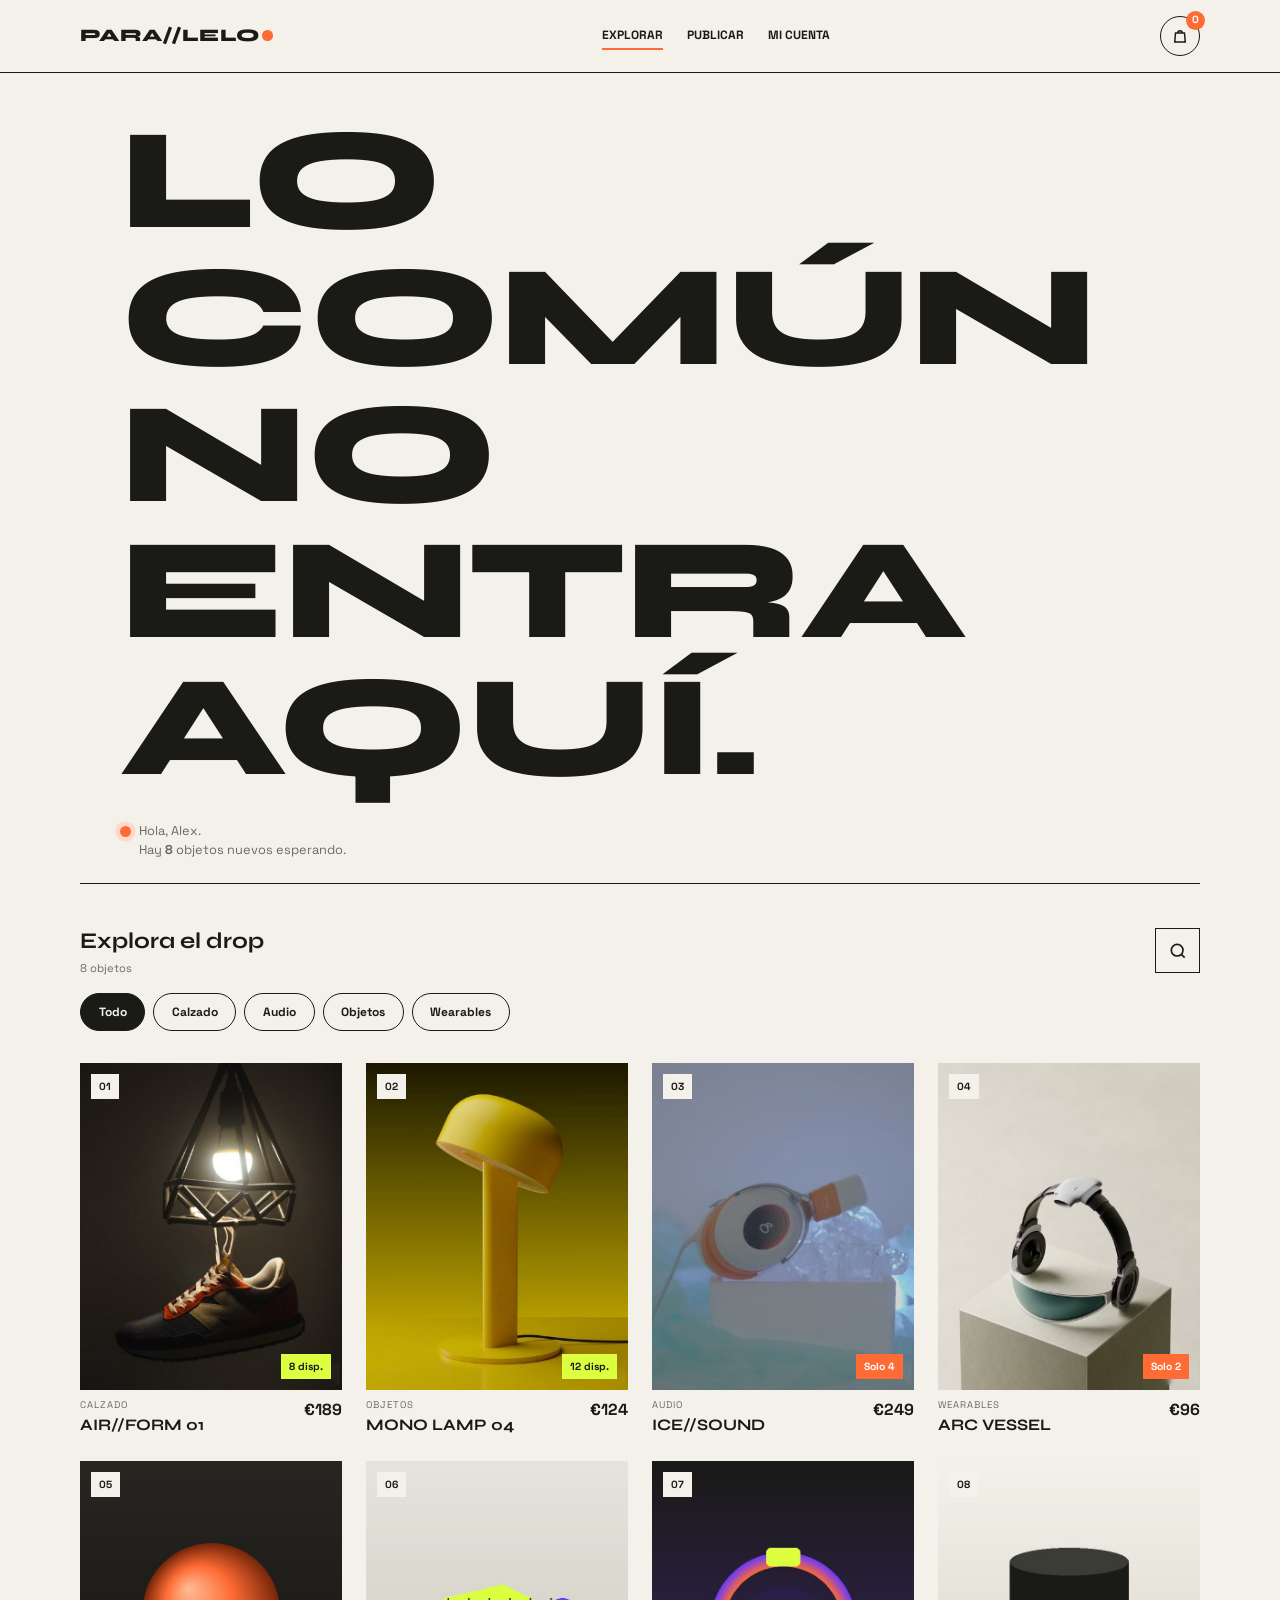
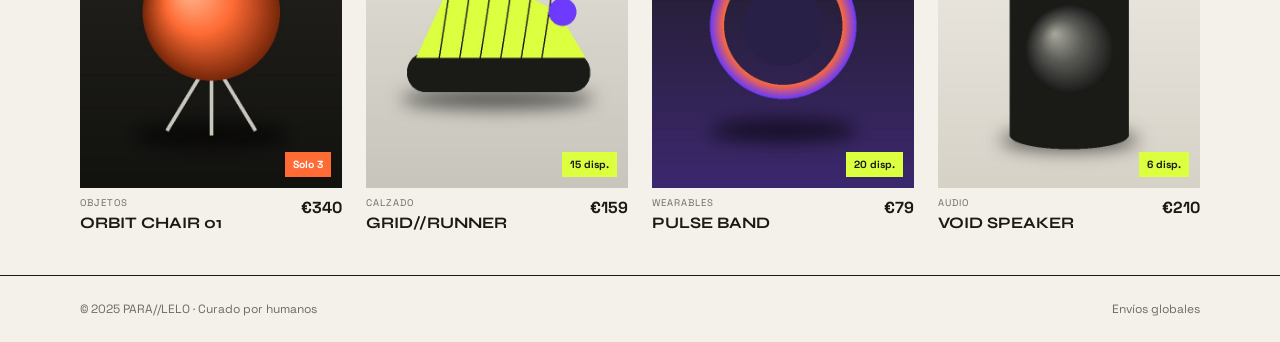
<file: index.html>
<!DOCTYPE html>
<html lang="es">
<head>
  <meta charset="UTF-8">
  <meta name="viewport" content="width=device-width, initial-scale=1">
  <title>PARA//LELO · Explorar</title>
  <link rel="preconnect" href="https://fonts.googleapis.com"><link rel="preconnect" href="https://fonts.gstatic.com" crossorigin><link href="https://fonts.googleapis.com/css2?family=Space+Grotesk:wght@400;500;700&family=Syne:wght@600;700;800&display=swap" rel="stylesheet">
  <link rel="stylesheet" href="css/styles.css">
  <link rel="stylesheet" href="css/index.css">
  <link rel="stylesheet" href="css/hito2.css">
</head>
<body>
  <header class="site-header">
    <div class="container">
      <a href="index.html" class="logo" aria-label="PARA//LELO, inicio">PARA//LELO</a>
      <nav class="main-nav" id="menu-principal" aria-label="Principal">
        <a href="index.html" aria-current="page">Explorar</a>
        <a href="crear.html">Publicar</a>
        <a href="login.html">Mi cuenta</a>
      </nav>
      <div class="header-actions">
        <a href="#" class="cart" aria-label="Carrito, 0 artículos"><svg width="18" height="18" viewBox="0 0 24 24" fill="none" stroke="currentColor" stroke-width="2" aria-hidden="true"><path d="M6 8h12l1 12H5L6 8z"/><path d="M9 8a3 3 0 0 1 6 0"/></svg><span>0</span></a>
        <button class="menu-toggle" type="button" aria-expanded="false" aria-controls="menu-principal" aria-label="Abrir menú">
          <span></span><span></span><span></span>
        </button>
      </div>
    </div>
  </header>
  <main>
    <section class="hero container" aria-labelledby="hero-title">
      <h1 id="hero-title" class="display">Lo común no entra aquí.</h1>
      <p class="hero-note"><span>Hola, Alex.<br>Hay <b id="total-novedades">0</b> objetos nuevos esperando.</span></p>
    </section>

    <section class="catalog container" aria-labelledby="catalog-title">
      <div class="catalog-head">
        <div>
          <h2 id="catalog-title">Explora el drop</h2>
          <p class="contador" id="contador-resultados" aria-live="polite"></p>
        </div>
        <button class="search-btn" type="button" aria-label="Buscar" aria-expanded="false" aria-controls="panel-busqueda">
          <svg width="20" height="20" viewBox="0 0 24 24" fill="none" stroke="currentColor" stroke-width="2" aria-hidden="true"><circle cx="11" cy="11" r="7"/><path d="M20 20l-4-4"/></svg>
        </button>
      </div>

      <div class="panel-busqueda" id="panel-busqueda" role="search" hidden>
        <label for="buscador" class="visually-hidden">Buscar objetos</label>
        <input type="search" id="buscador" placeholder="Busca por nombre, categoría o descripción…" autocomplete="off">
        <button type="button" id="limpiar-busqueda" class="limpiar" aria-label="Borrar búsqueda" hidden>✕</button>
      </div>

      <div class="filters" role="group" aria-label="Filtrar por categoría">
        <button class="chip" data-filter="todo" aria-pressed="true">Todo</button>
        <button class="chip" data-filter="calzado" aria-pressed="false">Calzado</button>
        <button class="chip" data-filter="audio" aria-pressed="false">Audio</button>
        <button class="chip" data-filter="objetos" aria-pressed="false">Objetos</button>
        <button class="chip" data-filter="wearables" aria-pressed="false">Wearables</button>
      </div>

      <!-- Las tarjetas se generan con JS a partir de mockData.js -->
      <div class="grid" id="grid"></div>

      <div class="sin-resultados" id="sin-resultados" hidden>
        <p>No hay nada que coincida con «<strong></strong>».</p>
        <small>Prueba con otra palabra o cambia de categoría.</small>
      </div>

      <template id="tpl-tarjeta">
        <article class="card">
          <a href="#">
            <figure><img src="img/airform01.jpg" alt="" loading="lazy"><span class="num"></span><span class="stock"></span></figure>
            <div class="card-info"><div><small></small><h3></h3></div><span class="price"></span></div>
          </a>
        </article>
      </template>
    </section>
  </main>
  <footer class="site-footer">
    <div class="container"><p>© 2025 PARA//LELO · Curado por humanos</p><p>Envíos globales</p></div>
  </footer>
  <script src="js/mockData.js"></script>
  <script src="js/ui.js"></script>
  <script src="js/dashboard.js"></script>
</body>
</html>
</file>
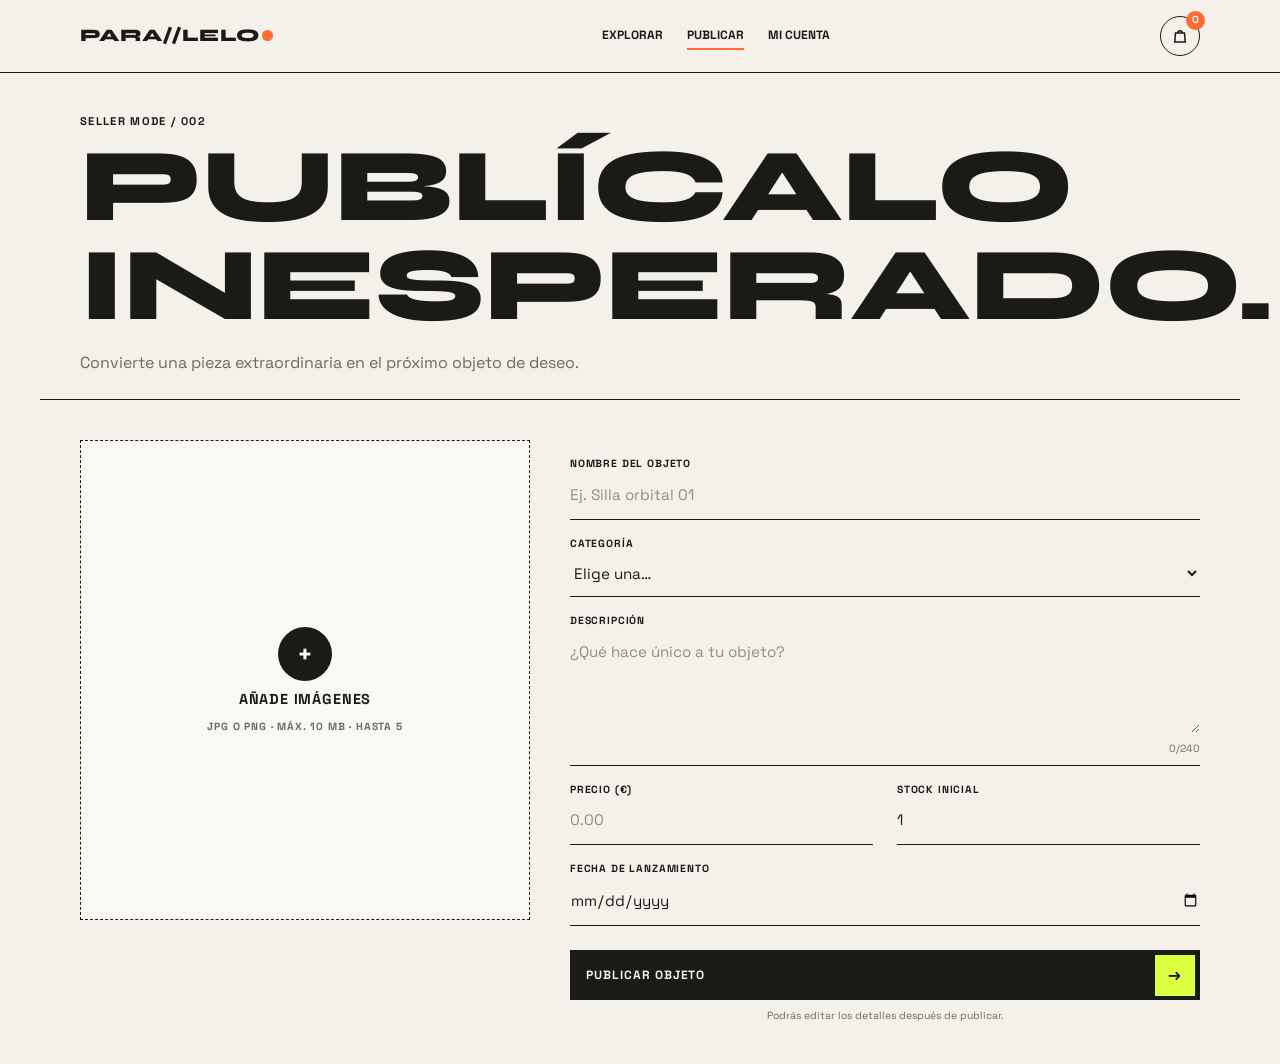
<file: crear.html>
<!DOCTYPE html>
<html lang="es">
<head>
  <meta charset="UTF-8">
  <meta name="viewport" content="width=device-width, initial-scale=1">
  <title>PARA//LELO · Publicar</title>
  <link rel="preconnect" href="https://fonts.googleapis.com"><link rel="preconnect" href="https://fonts.gstatic.com" crossorigin><link href="https://fonts.googleapis.com/css2?family=Space+Grotesk:wght@400;500;700&family=Syne:wght@600;700;800&display=swap" rel="stylesheet">
  <link rel="stylesheet" href="css/styles.css">
  <link rel="stylesheet" href="css/crear.css">
  <link rel="stylesheet" href="css/hito2.css">
</head>
<body>
  <header class="site-header">
    <div class="container">
      <a href="index.html" class="logo" aria-label="PARA//LELO, inicio">PARA//LELO</a>
      <nav class="main-nav" id="menu-principal" aria-label="Principal">
        <a href="index.html">Explorar</a>
        <a href="crear.html" aria-current="page">Publicar</a>
        <a href="login.html">Mi cuenta</a>
      </nav>
      <div class="header-actions">
        <a href="#" class="cart" aria-label="Carrito, 0 artículos"><svg width="18" height="18" viewBox="0 0 24 24" fill="none" stroke="currentColor" stroke-width="2" aria-hidden="true"><path d="M6 8h12l1 12H5L6 8z"/><path d="M9 8a3 3 0 0 1 6 0"/></svg><span>0</span></a>
        <button class="menu-toggle" type="button" aria-expanded="false" aria-controls="menu-principal" aria-label="Abrir menú">
          <span></span><span></span><span></span>
        </button>
      </div>
    </div>
  </header>
  <main>
    <section class="publish-head container" aria-labelledby="t">
      <p class="eyebrow">Seller mode / 002</p>
      <h1 id="t" class="display">Publícalo inesperado.</h1>
      <p class="muted">Convierte una pieza extraordinaria en el próximo objeto de deseo.</p>
    </section>

    <form id="form-crear" class="publish container" action="index.html" method="post" enctype="multipart/form-data" novalidate>
      <div class="field field-img">
        <label class="dropzone" for="imagenes">
          <span class="plus" aria-hidden="true">+</span>
          <strong>Añade imágenes</strong>
          <small>JPG o PNG · Máx. 10 MB · Hasta 5</small>
          <input id="imagenes" name="imagenes" type="file" accept="image/png,image/jpeg" multiple>
        </label>
        <ul class="lista-imagenes" id="lista-imagenes"></ul>
      </div>

      <div class="fields">
        <div class="field"><label for="nombre">Nombre del objeto</label><input id="nombre" name="nombre" type="text" placeholder="Ej. Silla orbital 01"></div>
        <div class="field"><label for="cat">Categoría</label>
          <select id="cat" name="cat"><option value="">Elige una…</option><option value="objetos">Objetos</option><option value="calzado">Calzado</option><option value="audio">Audio</option><option value="wearables">Wearables</option></select>
        </div>
        <div class="field"><label for="desc">Descripción</label><textarea id="desc" name="desc" maxlength="240" placeholder="¿Qué hace único a tu objeto?"></textarea><span id="c" class="counter">0/240</span></div>
        <div class="field-row">
          <div class="field"><label for="precio">Precio (€)</label><input id="precio" name="precio" type="number" min="0" step="0.01" placeholder="0.00"></div>
          <div class="field"><label for="stock">Stock inicial</label><input id="stock" name="stock" type="number" min="1" value="1"></div>
        </div>
        <div class="field"><label for="lanzamiento">Fecha de lanzamiento</label><input id="lanzamiento" name="lanzamiento" type="date"></div>
        <button class="btn" type="submit"><span>Publicar objeto</span><span class="arrow" aria-hidden="true">→</span></button>
        <p class="legal">Podrás editar los detalles después de publicar.</p>
      </div>
    </form>
  </main>
  <script src="js/mockData.js"></script>
  <script src="js/ui.js"></script>
  <script src="js/validacion.js"></script>
  <script src="js/formularios.js"></script>
</body>
</html>
</file>
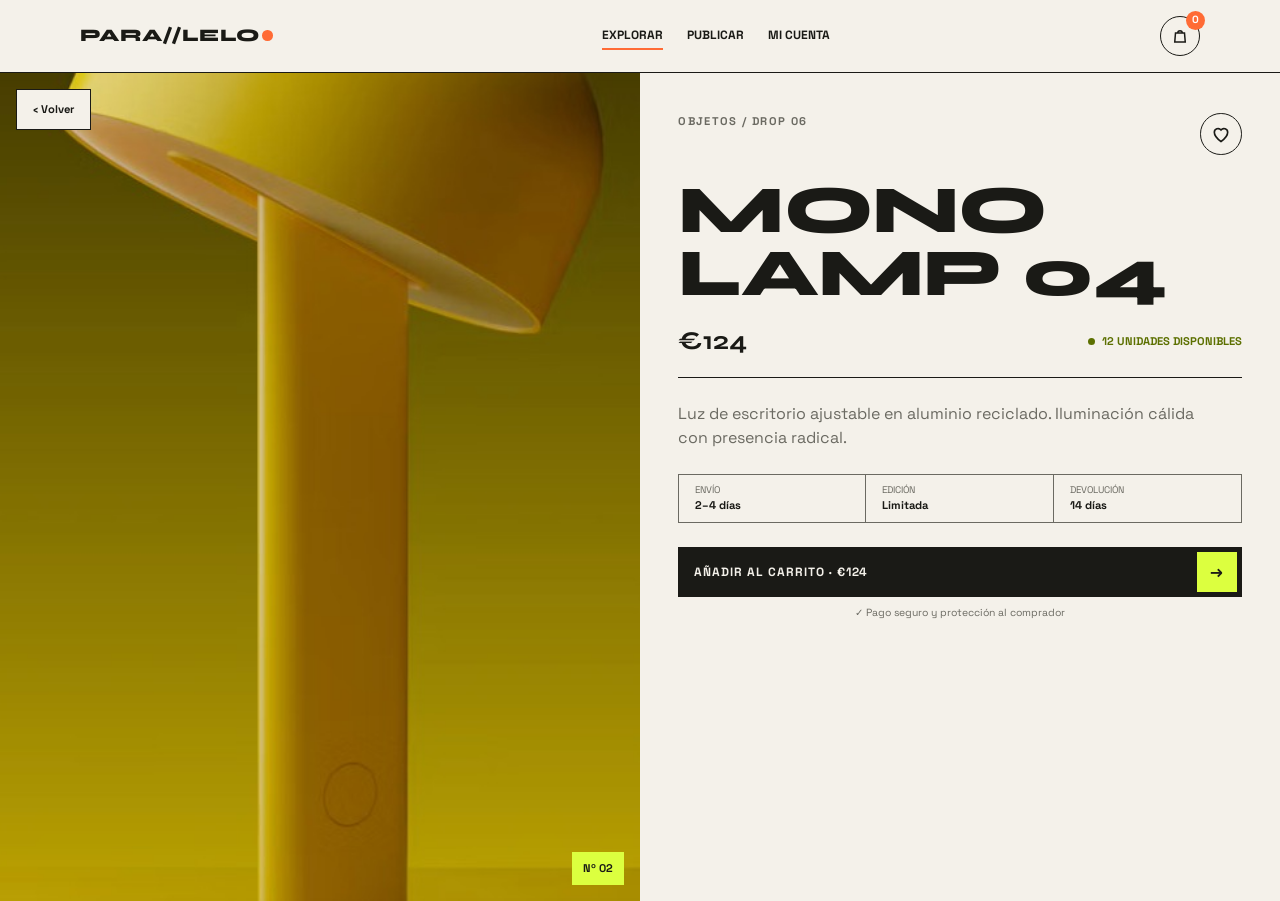
<file: detalle.html>
<!DOCTYPE html>
<html lang="es">
<head>
  <meta charset="UTF-8">
  <meta name="viewport" content="width=device-width, initial-scale=1">
  <title>PARA//LELO · Ficha</title>
  <link rel="preconnect" href="https://fonts.googleapis.com"><link rel="preconnect" href="https://fonts.gstatic.com" crossorigin><link href="https://fonts.googleapis.com/css2?family=Space+Grotesk:wght@400;500;700&family=Syne:wght@600;700;800&display=swap" rel="stylesheet">
  <link rel="stylesheet" href="css/styles.css">
  <link rel="stylesheet" href="css/detalle.css">
  <link rel="stylesheet" href="css/hito2.css">
</head>
<body>
  <header class="site-header">
    <div class="container">
      <a href="index.html" class="logo" aria-label="PARA//LELO, inicio">PARA//LELO</a>
      <nav class="main-nav" id="menu-principal" aria-label="Principal">
        <a href="index.html" aria-current="page">Explorar</a>
        <a href="crear.html">Publicar</a>
        <a href="login.html">Mi cuenta</a>
      </nav>
      <div class="header-actions">
        <a href="#" class="cart" aria-label="Carrito, 0 artículos"><svg width="18" height="18" viewBox="0 0 24 24" fill="none" stroke="currentColor" stroke-width="2" aria-hidden="true"><path d="M6 8h12l1 12H5L6 8z"/><path d="M9 8a3 3 0 0 1 6 0"/></svg><span>0</span></a>
        <button class="menu-toggle" type="button" aria-expanded="false" aria-controls="menu-principal" aria-label="Abrir menú">
          <span></span><span></span><span></span>
        </button>
      </div>
    </div>
  </header>
  <main>
    <article class="detail">
      <figure class="detail-media">
        <a href="index.html" class="back">‹ Volver</a>
        <img id="detalle-img" src="img/monolamp04.jpg" alt="">
        <figcaption class="tag-n" id="detalle-num"></figcaption>
      </figure>
      <div class="detail-info">
        <div class="detail-top">
          <p class="eyebrow muted" id="detalle-cat"></p>
          <button class="fav" type="button" aria-pressed="false" aria-label="Guardar en favoritos">
            <svg width="20" height="20" viewBox="0 0 24 24" fill="none" stroke="currentColor" stroke-width="2" aria-hidden="true"><path d="M12 21s-8-5.4-8-11a4.5 4.5 0 0 1 8-2.8A4.5 4.5 0 0 1 20 10c0 5.6-8 11-8 11z"/></svg>
          </button>
        </div>
        <h1 class="display" id="detalle-nombre">Cargando…</h1>
        <div class="price-row"><strong id="detalle-precio"></strong><span class="available" id="detalle-stock"></span></div>
        <p class="desc" id="detalle-desc"></p>
        <dl class="specs">
          <div><dt>Envío</dt><dd>2–4 días</dd></div>
          <div><dt>Edición</dt><dd>Limitada</dd></div>
          <div><dt>Devolución</dt><dd>14 días</dd></div>
        </dl>
        <button class="btn" type="button" id="btn-comprar"><span>Añadir al carrito</span><span class="arrow" aria-hidden="true">→</span></button>
        <p class="secure">✓ Pago seguro y protección al comprador</p>
      </div>
    </article>
  </main>
  <script src="js/mockData.js"></script>
  <script src="js/ui.js"></script>
  <script src="js/detalle.js"></script>
</body>
</html>
</file>
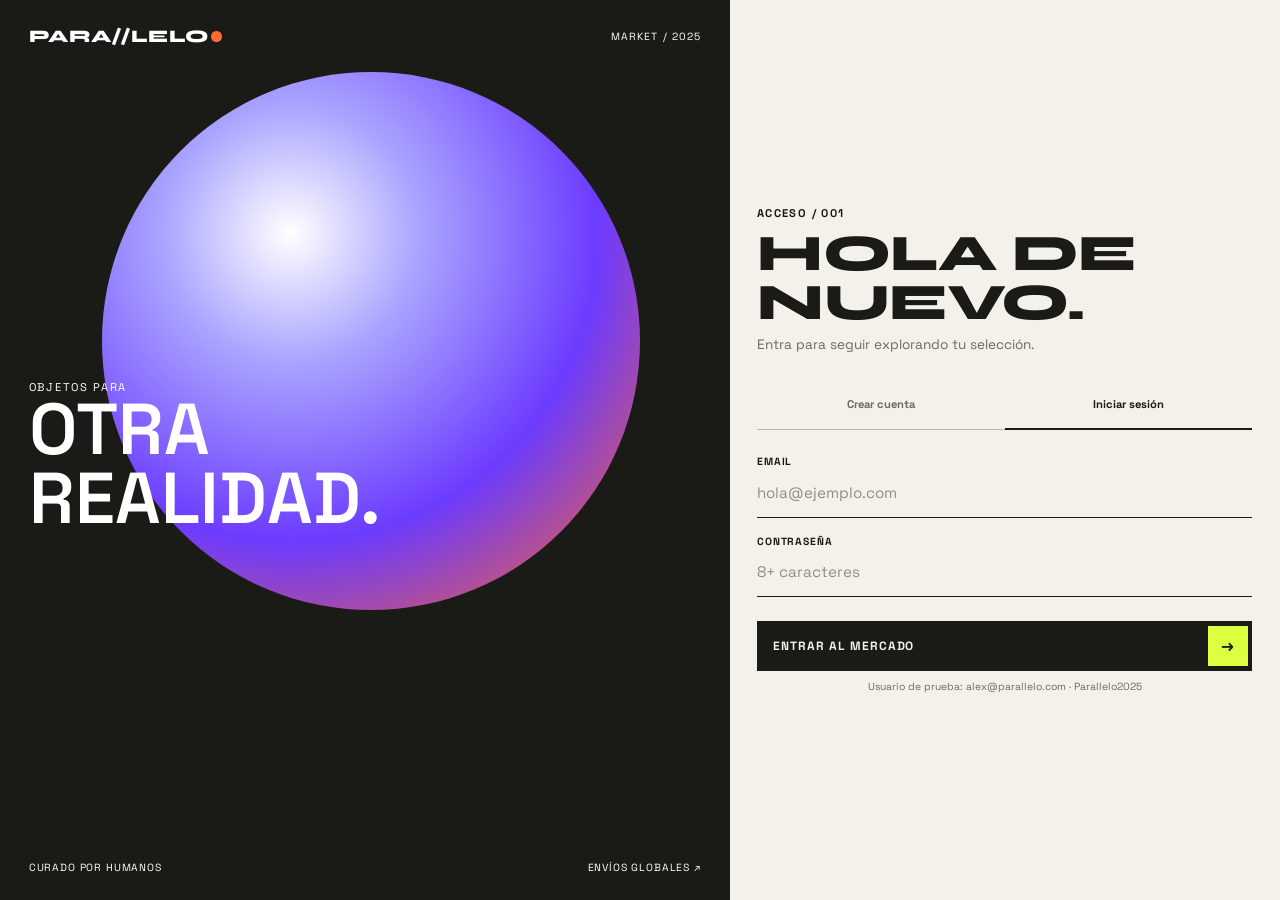
<file: login.html>
<!DOCTYPE html>
<html lang="es">
<head>
  <meta charset="UTF-8">
  <meta name="viewport" content="width=device-width, initial-scale=1">
  <title>PARA//LELO · Iniciar sesión</title>
  <link rel="preconnect" href="https://fonts.googleapis.com"><link rel="preconnect" href="https://fonts.gstatic.com" crossorigin><link href="https://fonts.googleapis.com/css2?family=Space+Grotesk:wght@400;500;700&family=Syne:wght@600;700;800&display=swap" rel="stylesheet">
  <link rel="stylesheet" href="css/styles.css">
  <link rel="stylesheet" href="css/auth.css">
  <link rel="stylesheet" href="css/hito2.css">
</head>
<body>
  <main class="auth">
    <aside class="auth-art" aria-hidden="true">
      <div class="sphere"></div>
      <div class="top"><a href="index.html" class="logo" tabindex="-1">PARA//LELO</a><span>Market / 2025</span></div>
      <div class="claim"><small>Objetos para</small><h2>Otra<br>realidad.</h2></div>
      <div class="bottom"><span>Curado por humanos</span><span>Envíos globales ↗</span></div>
    </aside>
    <section class="auth-panel" aria-labelledby="t">
      <div class="inner">
        <p class="eyebrow">Acceso / 001</p>
        <h1 id="t" class="display">Hola de nuevo.</h1>
        <p class="lead">Entra para seguir explorando tu selección.</p>
        <nav class="tabs" aria-label="Acceso">
          <a href="registro.html">Crear cuenta</a>
          <a href="login.html" aria-current="page">Iniciar sesión</a>
        </nav>
        <form id="form-login" action="index.html" method="post" novalidate>
          <p class="error-form" role="alert" hidden></p>
          <div class="field"><label for="email">Email</label><input id="email" name="email" type="email" placeholder="hola@ejemplo.com" autocomplete="email"></div>
          <div class="field"><label for="pass">Contraseña</label><input id="pass" name="pass" type="password" placeholder="8+ caracteres" autocomplete="current-password"></div>
          <button class="btn" type="submit"><span>Entrar al mercado</span><span class="arrow" aria-hidden="true">→</span></button>
          <p class="legal">Usuario de prueba: alex@parallelo.com · Parallelo2025</p>
        </form>
      </div>
    </section>
  </main>
  <script src="js/mockData.js"></script>
  <script src="js/ui.js"></script>
  <script src="js/validacion.js"></script>
  <script src="js/formularios.js"></script>
</body>
</html>
</file>
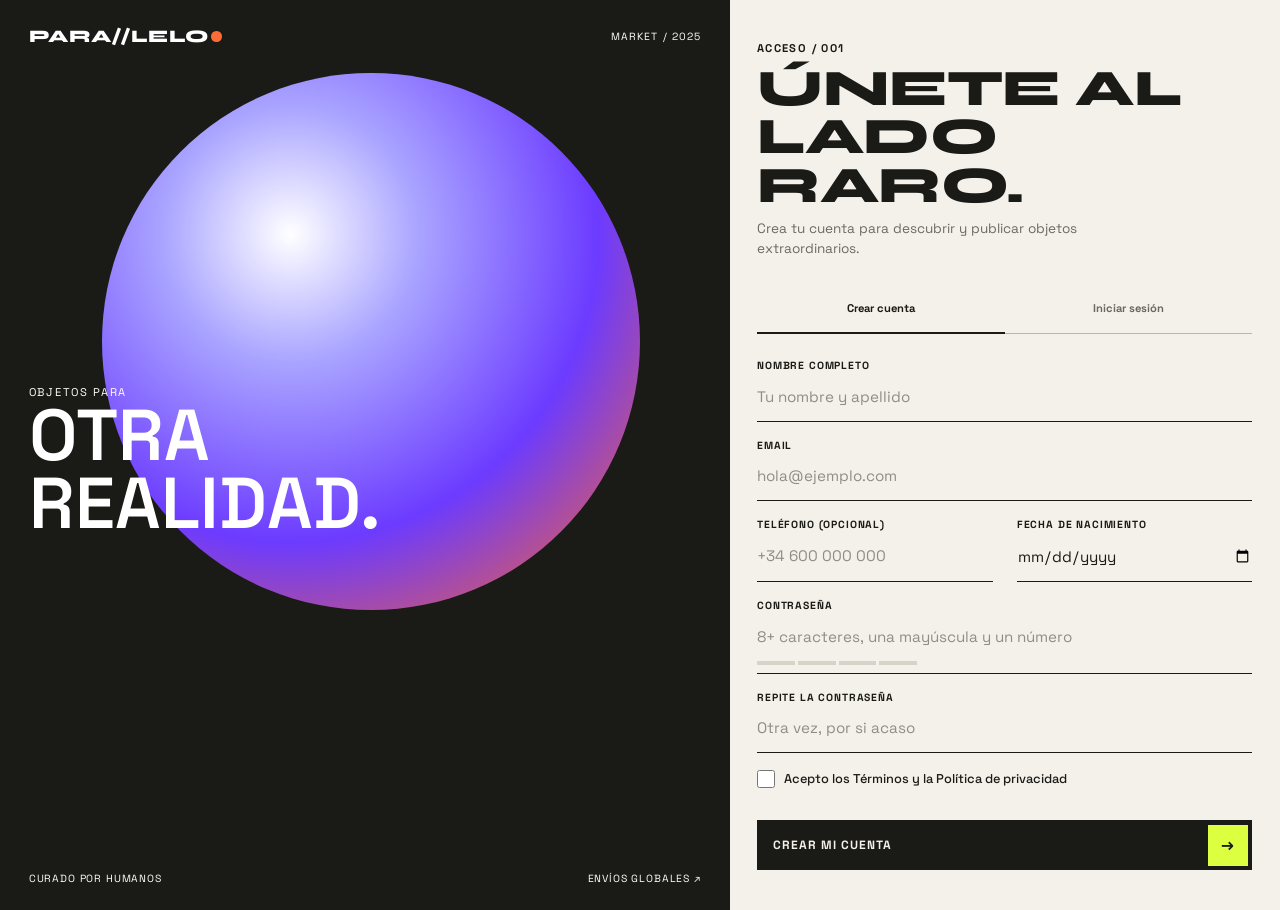
<file: registro.html>
<!DOCTYPE html>
<html lang="es">
<head>
  <meta charset="UTF-8">
  <meta name="viewport" content="width=device-width, initial-scale=1">
  <title>PARA//LELO · Crear cuenta</title>
  <link rel="preconnect" href="https://fonts.googleapis.com"><link rel="preconnect" href="https://fonts.gstatic.com" crossorigin><link href="https://fonts.googleapis.com/css2?family=Space+Grotesk:wght@400;500;700&family=Syne:wght@600;700;800&display=swap" rel="stylesheet">
  <link rel="stylesheet" href="css/styles.css">
  <link rel="stylesheet" href="css/auth.css">
  <link rel="stylesheet" href="css/hito2.css">
</head>
<body>
  <main class="auth">
    <aside class="auth-art" aria-hidden="true">
      <div class="sphere"></div>
      <div class="top"><a href="index.html" class="logo" tabindex="-1">PARA//LELO</a><span>Market / 2025</span></div>
      <div class="claim"><small>Objetos para</small><h2>Otra<br>realidad.</h2></div>
      <div class="bottom"><span>Curado por humanos</span><span>Envíos globales ↗</span></div>
    </aside>
    <section class="auth-panel" aria-labelledby="t">
      <div class="inner">
        <p class="eyebrow">Acceso / 001</p>
        <h1 id="t" class="display">Únete al lado raro.</h1>
        <p class="lead">Crea tu cuenta para descubrir y publicar objetos extraordinarios.</p>
        <nav class="tabs" aria-label="Acceso">
          <a href="registro.html" aria-current="page">Crear cuenta</a>
          <a href="login.html">Iniciar sesión</a>
        </nav>
        <form id="form-registro" action="index.html" method="post" novalidate>
          <div class="field"><label for="nombre">Nombre completo</label><input id="nombre" name="nombre" type="text" placeholder="Tu nombre y apellido" autocomplete="name"></div>
          <div class="field"><label for="email">Email</label><input id="email" name="email" type="email" placeholder="hola@ejemplo.com" autocomplete="email"></div>
          <div class="field-row">
          <div class="field"><label for="tel">Teléfono (opcional)</label><input id="tel" name="tel" type="tel" placeholder="+34 600 000 000" autocomplete="tel"></div>
          <div class="field"><label for="nacimiento">Fecha de nacimiento</label><input id="nacimiento" name="nacimiento" type="date" autocomplete="bday"></div>
          </div>
          <div class="field"><label for="pass">Contraseña</label><input id="pass" name="pass" type="password" placeholder="8+ caracteres, una mayúscula y un número" autocomplete="new-password" aria-describedby="fuerza-texto">
            <div class="fuerza"><div class="fuerza-barra" id="fuerza" data-nivel="0"><span></span><span></span><span></span><span></span></div><small id="fuerza-texto" aria-live="polite"></small></div>
          </div>
          <div class="field"><label for="pass2">Repite la contraseña</label><input id="pass2" name="pass2" type="password" placeholder="Otra vez, por si acaso" autocomplete="new-password"></div>
          <div class="field field-check"><label for="terminos"><input id="terminos" name="terminos" type="checkbox"> Acepto los Términos y la Política de privacidad</label></div>
          <button class="btn" type="submit"><span>Crear mi cuenta</span><span class="arrow" aria-hidden="true">→</span></button>
        </form>
      </div>
    </section>
  </main>
  <script src="js/mockData.js"></script>
  <script src="js/ui.js"></script>
  <script src="js/validacion.js"></script>
  <script src="js/formularios.js"></script>
</body>
</html>
</file>
<file: css/styles.css>
/* PARA//LELO — estilos base (Mobile First) */
:root{
  --c-ink:#1a1a16; --c-paper:#f4f1ea; --c-paper-2:#f9f8f3;
  --c-muted:#6b6a62; --c-orange:#ff6b35; --c-lime:#dcff3f; --c-violet:#6c3bff;
  --f-display:"Syne","Archivo Black",Impact,sans-serif;
  --f-body:"Space Grotesk","Helvetica Neue",Arial,sans-serif;
  --s-1:.25rem; --s-2:.5rem; --s-3:1rem; --s-4:1.5rem; --s-5:2.5rem; --s-6:4rem;
  --maxw:75rem; --header-h:4.5rem;
}
*,*::before,*::after{box-sizing:border-box;margin:0;padding:0}
html{scroll-behavior:smooth}
body{font-family:var(--f-body);background:var(--c-paper);color:var(--c-ink);line-height:1.5;min-height:100vh;display:flex;flex-direction:column}
img{max-width:100%;display:block}
a{color:inherit;text-decoration:none}
button,input,select,textarea{font:inherit;color:inherit}
:focus-visible{outline:3px solid var(--c-violet);outline-offset:2px}
.container{width:100%;max-width:var(--maxw);margin-inline:auto;padding-inline:var(--s-3)}
main{flex:1}

.display{font-family:var(--f-display);font-weight:800;text-transform:uppercase;line-height:.95;letter-spacing:-.01em}
.eyebrow{font-size:.7rem;font-weight:700;letter-spacing:.12em;text-transform:uppercase}
.muted{color:var(--c-muted)}

/* Header */
.site-header{position:sticky;top:0;z-index:10;background:var(--c-paper);border-bottom:1px solid var(--c-ink)}
.site-header .container{display:flex;flex-wrap:wrap;align-items:center;justify-content:space-between;gap:var(--s-2) var(--s-3);padding-block:var(--s-3)}
.logo{font-family:var(--f-display);font-weight:800;font-size:1.1rem;letter-spacing:.02em}
.logo::after{content:"";display:inline-block;width:.6em;height:.6em;margin-left:.15em;border-radius:50%;background:var(--c-orange)}
.main-nav{order:3;width:100%;display:flex;justify-content:center;gap:var(--s-4)}
.main-nav a{font-size:.75rem;font-weight:700;text-transform:uppercase;padding-block:var(--s-1);border-bottom:2px solid transparent}
.main-nav a[aria-current="page"]{border-color:var(--c-orange)}
.cart{position:relative;display:grid;place-items:center;width:2.5rem;height:2.5rem;border:1px solid var(--c-ink);border-radius:50%}
.cart span{position:absolute;top:-.4rem;right:-.4rem;min-width:1.2rem;height:1.2rem;display:grid;place-items:center;border-radius:50%;background:var(--c-orange);color:#fff;font-size:.65rem;font-weight:700}

/* Botón principal */
.btn{display:flex;align-items:stretch;justify-content:space-between;width:100%;background:var(--c-ink);color:var(--c-paper);border:0;cursor:pointer;font-size:.75rem;font-weight:700;letter-spacing:.08em;text-transform:uppercase}
.btn>span:first-child{padding:1rem var(--s-3);align-self:center}
.btn .arrow{display:grid;place-items:center;width:2.5rem;margin:.3rem;background:var(--c-lime);color:var(--c-ink);font-size:1rem}
.btn:hover .arrow{background:var(--c-orange);color:#fff}
.legal{margin-top:var(--s-2);text-align:center;font-size:.65rem;color:var(--c-muted)}

/* Formularios */
.field{display:flex;flex-direction:column;gap:var(--s-2);padding-block:var(--s-3) var(--s-2);border-bottom:1px solid var(--c-ink)}
.field label{font-size:.65rem;font-weight:700;letter-spacing:.08em;text-transform:uppercase}
.field input,.field select,.field textarea{width:100%;background:transparent;border:0;outline:0;padding:.25rem 0;font-size:.95rem}
.field textarea{resize:vertical;min-height:6rem}
.field input::placeholder,.field textarea::placeholder{color:#8f8d84}
.field:focus-within{border-bottom-width:3px}
.field-row{display:grid;gap:0 var(--s-4)}
.field-row .field{width:100%}

/* Footer */
.site-footer{border-top:1px solid var(--c-ink);padding-block:var(--s-4);font-size:.75rem;color:var(--c-muted)}
.site-footer .container{display:flex;flex-wrap:wrap;justify-content:space-between;gap:var(--s-2)}

@media (min-width:48em){
  .container{padding-inline:var(--s-5)}
  .main-nav{order:0;width:auto}
  .field-row{grid-template-columns:1fr 1fr}
}
@media (prefers-reduced-motion:reduce){html{scroll-behavior:auto}}
</file>
<file: css/index.css>
/* Dashboard */
.hero{width:auto;padding-block:var(--s-5) var(--s-4);border-bottom:1px solid var(--c-ink);margin-inline:var(--s-3)}
.hero h1{font-size:clamp(2.6rem,14vw,9rem)}
.hero-note{display:flex;gap:var(--s-2);align-items:flex-start;margin-top:var(--s-4);font-size:.8rem;color:var(--c-muted)}
.hero-note::before{content:"";flex:none;width:.7rem;height:.7rem;margin-top:.3rem;border-radius:50%;background:var(--c-orange);box-shadow:0 0 0 .3rem #ffd9cb}
.catalog{padding-block:var(--s-5)}
.catalog-head{display:flex;justify-content:space-between;align-items:center;gap:var(--s-3);margin-bottom:var(--s-3)}
.catalog-head h2{font-family:var(--f-display);font-size:1.4rem;font-weight:700}
.search-btn{display:grid;place-items:center;width:2.8rem;height:2.8rem;background:transparent;border:1px solid var(--c-ink);cursor:pointer}
.filters{display:flex;gap:var(--s-2);overflow-x:auto;padding-bottom:var(--s-2);margin-bottom:var(--s-4)}
.chip{flex:none;padding:.55rem 1.1rem;border:1px solid var(--c-ink);border-radius:2rem;background:transparent;font-size:.75rem;font-weight:700;cursor:pointer}
.chip[aria-pressed="true"]{background:var(--c-ink);color:var(--c-paper)}
.grid{display:grid;grid-template-columns:1fr;gap:var(--s-4)}
.card a{display:block}
.card figure{position:relative;aspect-ratio:4/5;overflow:hidden;background:var(--c-ink)}
.card img{width:100%;height:100%;object-fit:cover;transition:transform .4s}
.card a:hover img{transform:scale(1.04)}
.card .num,.card .stock{position:absolute;font-size:.65rem;font-weight:700;padding:.3rem .5rem}
.card .num{top:.7rem;left:.7rem;background:var(--c-paper)}
.card .stock{bottom:.7rem;right:.7rem;background:var(--c-lime)}
.card .stock.low{background:var(--c-orange);color:#fff}
.card-info{display:flex;justify-content:space-between;gap:var(--s-2);padding-top:var(--s-2)}
.card-info small{display:block;font-size:.6rem;letter-spacing:.1em;text-transform:uppercase;color:var(--c-muted)}
.card-info h3{font-family:var(--f-display);font-size:1rem;font-weight:700;text-transform:uppercase}
.card-info .price{font-weight:700}
.card[hidden]{display:none}

@media (min-width:40em){.grid{grid-template-columns:repeat(2,1fr)}}
@media (min-width:64em){.grid{grid-template-columns:repeat(4,1fr)}.hero{margin-inline:auto;max-width:calc(var(--maxw) - 5rem);width:calc(100% - 5rem)}}
</file>
<file: css/hito2.css>
/* ==========================================================
   HITO 2 · Estilos de los componentes nuevos que maneja JS
   (menú hamburguesa, modal, errores de formulario, buscador)
   ========================================================== */

.visually-hidden{position:absolute;width:1px;height:1px;overflow:hidden;clip:rect(0 0 0 0);white-space:nowrap}
body.sin-scroll{overflow:hidden}

/* ---------- Header + menú hamburguesa ---------- */
.header-actions{display:flex;align-items:center;gap:var(--s-2)}
.menu-toggle{display:flex;flex-direction:column;justify-content:center;gap:5px;width:2.5rem;height:2.5rem;padding:0 .6rem;background:transparent;border:1px solid var(--c-ink);cursor:pointer}
.menu-toggle span{display:block;height:2px;background:var(--c-ink);transition:transform .25s,opacity .2s}
.menu-toggle[aria-expanded="true"]{background:var(--c-ink)}
.menu-toggle[aria-expanded="true"] span{background:var(--c-lime)}
/* las tres rayas se convierten en una X */
.menu-toggle[aria-expanded="true"] span:nth-child(1){transform:translateY(7px) rotate(45deg)}
.menu-toggle[aria-expanded="true"] span:nth-child(2){opacity:0}
.menu-toggle[aria-expanded="true"] span:nth-child(3){transform:translateY(-7px) rotate(-45deg)}

/* En móvil el menú está plegado y se despliega hacia abajo */
.main-nav{flex-direction:column;align-items:stretch;gap:0;max-height:0;overflow:hidden;visibility:hidden;transition:max-height .3s ease,visibility .3s}
.main-nav.abierto{max-height:20rem;visibility:visible}
.main-nav a{padding:var(--s-3) 0;border-bottom:1px solid #d6d3c9;font-size:1rem;font-family:var(--f-display)}
.main-nav a:first-child{border-top:1px solid var(--c-ink);margin-top:var(--s-2)}
.main-nav a[aria-current="page"]{border-bottom-color:#d6d3c9;color:var(--c-orange)}
.main-nav a[aria-current="page"]::before{content:"→ "}

@media (min-width:48em){
  .menu-toggle{display:none}
  .main-nav{flex-direction:row;gap:var(--s-4);max-height:none;overflow:visible;visibility:visible}
  .main-nav a{padding:var(--s-1) 0;border-bottom:2px solid transparent;font-family:var(--f-body);font-size:.75rem}
  .main-nav a:first-child{border-top:0;margin-top:0}
  .main-nav a[aria-current="page"]{border-color:var(--c-orange);color:inherit}
  .main-nav a[aria-current="page"]::before{content:none}
}

/* ---------- Buscador del dashboard ---------- */
.contador{font-size:.7rem;color:var(--c-muted);margin-top:.15rem}
.search-btn[aria-expanded="true"]{background:var(--c-ink);color:var(--c-lime)}
.panel-busqueda{position:relative;margin-bottom:var(--s-3)}
.panel-busqueda input{width:100%;padding:.9rem 2.8rem .9rem 1rem;border:1px solid var(--c-ink);background:var(--c-paper-2);font-size:.95rem;outline:0}
.panel-busqueda input:focus{box-shadow:0 0 0 3px var(--c-lime)}
.panel-busqueda input::-webkit-search-cancel-button{display:none}
.limpiar{position:absolute;right:.5rem;top:50%;transform:translateY(-50%);width:2rem;height:2rem;border:0;background:transparent;cursor:pointer;font-size:.9rem}
.sin-resultados{padding:var(--s-6) var(--s-3);text-align:center;border:1px dashed var(--c-ink)}
.sin-resultados p{font-family:var(--f-display);font-size:1.2rem;text-transform:uppercase}
.sin-resultados small{color:var(--c-muted)}

/* ---------- Errores de formulario ---------- */
.error-msg{font-size:.72rem;font-weight:700;color:#c23a0e;min-height:0}
.error-msg:empty{display:none}
.error-msg::before{content:"✕ ";}
.field.invalido{border-bottom-color:#c23a0e;border-bottom-width:2px}
.field.invalido label{color:#c23a0e}
.field.valido{border-bottom-color:#5c7000}
.field.valido label::after{content:" ✓";color:#5c7000}
.error-form{padding:.8rem 1rem;margin-top:var(--s-3);background:#ffe3d8;border-left:4px solid var(--c-orange);font-size:.8rem;font-weight:700}

/* Barra de seguridad de la contraseña */
.fuerza{display:flex;align-items:center;gap:var(--s-2)}
.fuerza-barra{display:grid;grid-template-columns:repeat(4,1fr);gap:3px;flex:1;max-width:10rem}
.fuerza-barra span{height:4px;background:#d6d3c9}
.fuerza-barra[data-nivel="1"] span:nth-child(-n+1){background:#c23a0e}
.fuerza-barra[data-nivel="2"] span:nth-child(-n+2){background:var(--c-orange)}
.fuerza-barra[data-nivel="3"] span:nth-child(-n+3){background:#b5d10f}
.fuerza-barra[data-nivel="4"] span{background:#5c7000}
.fuerza small{font-size:.65rem;color:var(--c-muted)}

/* Checkbox de términos */
.field-check{border-bottom:0}
.field-check label{display:flex;gap:.6rem;align-items:center;text-transform:none;letter-spacing:0;font-weight:500;font-size:.8rem;cursor:pointer}
.field-check input{width:1.1rem;height:1.1rem;accent-color:var(--c-ink)}

/* Subida de imágenes en Publicar */
.field-img{border-bottom:0;padding-top:0}
.field-img.invalido .dropzone{border-color:#c23a0e;border-style:solid;background:#fff3ee}
.field-img.valido .dropzone{border-color:#5c7000;border-style:solid}
.lista-imagenes{list-style:none;font-size:.7rem;color:var(--c-muted)}
.lista-imagenes li::before{content:"▪ "}

/* ---------- Modal ---------- */
.modal-fondo{position:fixed;inset:0;z-index:100;display:grid;place-items:center;padding:var(--s-3);background:rgba(26,26,22,.55);opacity:0;transition:opacity .2s}
.modal-fondo.visible{opacity:1}
.modal{width:100%;max-width:26rem;background:var(--c-paper);border:1px solid var(--c-ink);box-shadow:8px 8px 0 var(--c-ink);padding:var(--s-4);transform:translateY(12px);transition:transform .2s}
.modal-fondo.visible .modal{transform:none}
.modal h2{font-family:var(--f-display);font-weight:800;text-transform:uppercase;font-size:1.4rem;line-height:1.05;margin-bottom:var(--s-2)}
.modal p{font-size:.9rem;color:var(--c-muted);margin-bottom:var(--s-4)}
.modal-acciones{display:flex;gap:var(--s-2);justify-content:flex-end;flex-wrap:wrap}
.btn-modal{padding:.75rem 1.1rem;border:1px solid var(--c-ink);background:transparent;cursor:pointer;font-size:.72rem;font-weight:700;letter-spacing:.06em;text-transform:uppercase}
.btn-modal.principal{background:var(--c-ink);color:var(--c-paper)}
.btn-modal.principal:hover{background:var(--c-orange);border-color:var(--c-orange);color:#fff}

@media (prefers-reduced-motion:reduce){
  .modal-fondo,.modal,.main-nav,.menu-toggle span{transition:none}
}
</file>
<file: css/crear.css>
/* Publicar objeto */
.publish-head{padding-block:var(--s-5) var(--s-4);border-bottom:1px solid var(--c-ink)}
.publish-head h1{font-size:clamp(2.4rem,11vw,6.5rem);margin-block:var(--s-2) var(--s-3)}
.publish{display:grid;grid-template-columns:1fr;gap:var(--s-4);padding-block:var(--s-5)}
.dropzone{display:flex;flex-direction:column;align-items:center;justify-content:center;gap:var(--s-2);min-height:16rem;background:var(--c-paper-2);border:1px dashed var(--c-ink);text-align:center;cursor:pointer}
.dropzone .plus{display:grid;place-items:center;width:3.4rem;height:3.4rem;border-radius:50%;background:var(--c-ink);color:#fff;font-size:1.6rem}
.dropzone strong{font-size:.9rem}
.dropzone small{font-size:.65rem;color:var(--c-muted)}
.dropzone input{position:absolute;width:1px;height:1px;opacity:0}
.dropzone:focus-within{outline:3px solid var(--c-violet)}
.counter{align-self:flex-end;font-size:.65rem;color:var(--c-muted)}
.publish .btn{margin-top:var(--s-4)}

@media (min-width:56em){
  .publish{grid-template-columns:5fr 7fr;gap:var(--s-5);align-items:start}
  .dropzone{min-height:30rem}
}
</file>
<file: css/detalle.css>
/* Ficha de producto */
.detail{display:grid;grid-template-columns:1fr}
.detail-media{position:relative;min-height:22rem;background:var(--c-ink)}
.detail-media img{width:100%;height:100%;object-fit:cover;position:absolute;inset:0}
.back{position:absolute;top:var(--s-3);left:var(--s-3);z-index:1;display:inline-flex;gap:var(--s-2);align-items:center;padding:.7rem 1rem;background:var(--c-paper);border:1px solid var(--c-ink);font-size:.7rem;font-weight:700}
.tag-n{position:absolute;right:var(--s-3);bottom:var(--s-3);z-index:1;background:var(--c-lime);padding:.5rem .7rem;font-size:.7rem;font-weight:700}
.detail-info{padding:var(--s-4) var(--s-3) var(--s-5)}
.detail-top{display:flex;justify-content:space-between;align-items:flex-start}
.fav{display:grid;place-items:center;width:2.6rem;height:2.6rem;border:1px solid var(--c-ink);border-radius:50%;background:transparent;cursor:pointer}
.fav[aria-pressed="true"]{background:var(--c-orange);border-color:var(--c-orange)}
.detail-info h1{font-size:clamp(2.4rem,10vw,4.2rem);margin-block:var(--s-4) var(--s-3)}
.price-row{display:flex;justify-content:space-between;align-items:center;padding-bottom:var(--s-3);border-bottom:1px solid var(--c-ink)}
.price-row strong{font-family:var(--f-display);font-size:1.6rem}
.available{font-size:.7rem;font-weight:700;text-transform:uppercase;color:#5c7000}
.available::before{content:"";display:inline-block;width:.45rem;height:.45rem;margin-right:.4rem;border-radius:50%;background:#5c7000}
.desc{margin-block:var(--s-4);color:var(--c-muted);max-width:34rem}
.specs{display:grid;grid-template-columns:repeat(3,1fr);border:1px solid var(--c-muted);margin-bottom:var(--s-4)}
.specs div{padding:var(--s-2) var(--s-3);border-right:1px solid var(--c-muted)}
.specs div:last-child{border-right:0}
.specs dt{font-size:.6rem;text-transform:uppercase;color:var(--c-muted)}
.specs dd{font-size:.7rem;font-weight:700}
.secure{margin-top:var(--s-2);text-align:center;font-size:.65rem;color:var(--c-muted)}

@media (min-width:56em){
  .detail{grid-template-columns:1fr 1fr;min-height:calc(100vh - var(--header-h))}
  .detail-media{min-height:auto}
  .detail-info{padding:var(--s-5) 6%}
}
</file>
<file: css/auth.css>
/* Login / Registro */
.auth{display:grid;grid-template-columns:1fr;min-height:100vh}
.auth-art{position:relative;overflow:hidden;background:var(--c-ink);color:#fff;display:flex;flex-direction:column;justify-content:space-between;padding:var(--s-3);min-height:16rem}
.auth-art .top{display:flex;justify-content:space-between;align-items:center;font-size:.65rem;letter-spacing:.1em;text-transform:uppercase}
.auth-art .logo{color:#fff}
.sphere{position:absolute;z-index:0;right:-15%;top:15%;width:min(75vw,34rem);aspect-ratio:1;border-radius:50%;background:radial-gradient(circle at 35% 30%,#fff 0,#a9a4ff 25%,var(--c-violet) 60%,#c2547f 82%,var(--c-orange) 100%)}
.auth-art>*:not(.sphere){position:relative;z-index:1}
.auth-art .claim small{display:block;font-size:.7rem;letter-spacing:.15em;text-transform:uppercase}
.auth-art .claim h2{font-size:clamp(2.2rem,9vw,4.5rem);font-weight:600;text-transform:uppercase;line-height:.95}
.auth-art .bottom{display:none}
.auth-panel{background:var(--c-paper);color:var(--c-ink);display:flex;flex-direction:column;justify-content:center;padding:var(--s-5) var(--s-3)}
.auth-panel .inner{width:100%;max-width:32.5rem;margin-inline:auto}
.auth-panel h1{font-size:clamp(2rem,8vw,3.2rem);margin-block:var(--s-2)}
.auth-panel .lead{color:var(--c-muted);font-size:.85rem;max-width:22rem}
.tabs{display:grid;grid-template-columns:1fr 1fr;margin-block:var(--s-4) var(--s-2);border-bottom:1px solid #b9b7ad}
.tabs a{text-align:center;padding:var(--s-3) 0;font-size:.7rem;font-weight:700;color:var(--c-muted);border-bottom:2px solid transparent;margin-bottom:-1px}
.tabs a[aria-current="page"]{color:var(--c-ink);border-color:var(--c-ink)}
.auth-panel .btn{margin-top:var(--s-4)}

@media (min-width:64em){
  .auth{grid-template-columns:57% 43%}
  .auth-art{padding:var(--s-4) 1.8rem;min-height:100vh}
  .sphere{left:14%;right:auto;top:8%;width:min(42vw,40rem)}
  .auth-art .bottom{display:flex;justify-content:space-between;font-size:.65rem;letter-spacing:.08em;text-transform:uppercase}
  .auth-panel{padding:var(--s-5) 5%}
}
</file>
